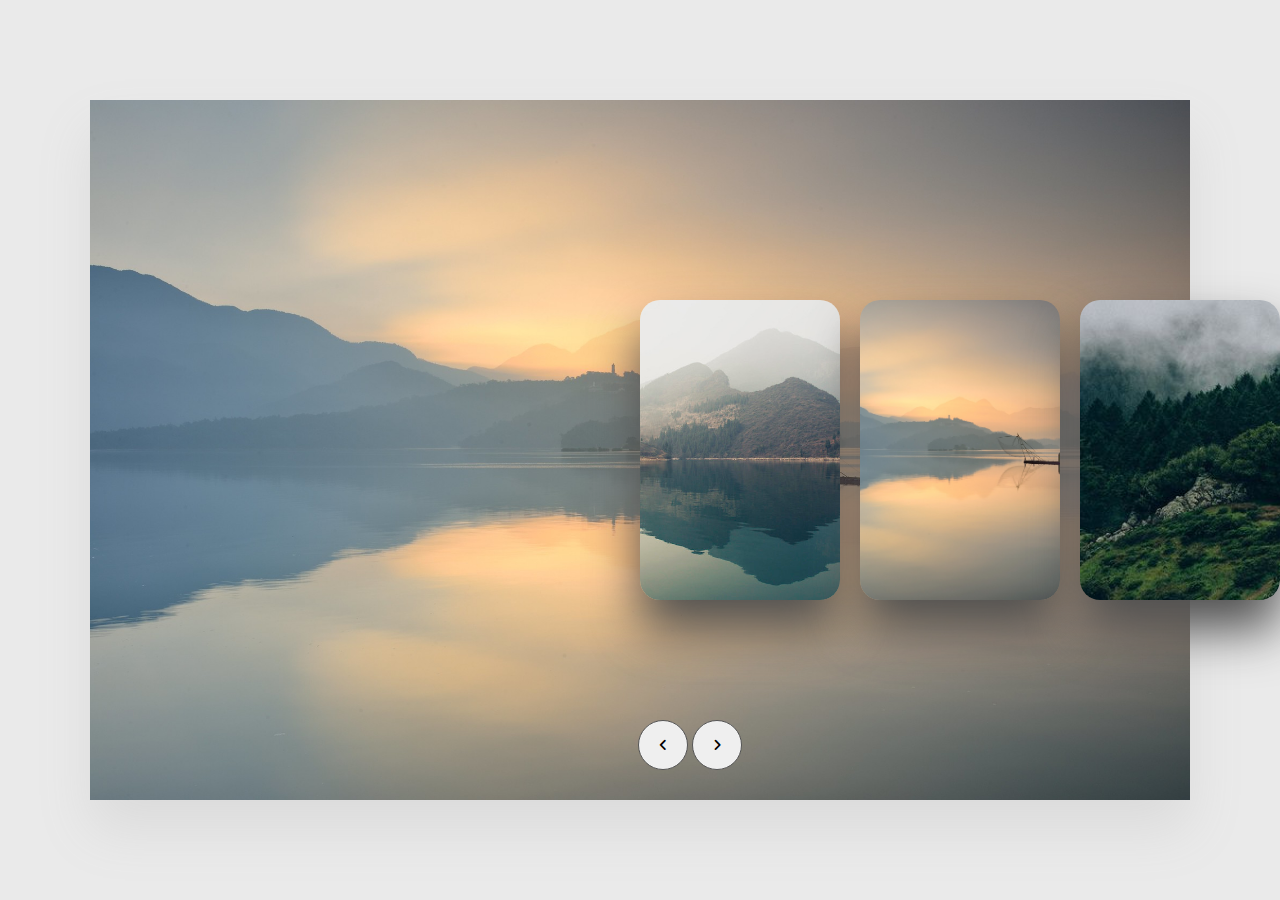
<file: img slider/index.html>
<!DOCTYPE html>
<html lang="en">
<head>
    <meta charset="UTF-8">
    <meta http-equiv="X-UA-Compatible" content="IE=edge">
    <meta name="viewport" content="width=device-width, initial-scale=1.0">
    <title>Document</title>
    <link rel="stylesheet" href="style.css">
    <link rel="stylesheet" href="https://cdnjs.cloudflare.com/ajax/libs/font-awesome/6.2.0/css/all.min.css">
</head>
<body>
    <div class="container">
        <div id="slide">
            <div class="item" style="background-image: url(1.jpg);">
                <div class="content">
                    <div class="name">LUNDEV</div>
                    <div class="des">Tinh ru anh di chay pho, chua kip chay pho thi anhchay mat tieu</div>
                    <button>See more</button>
                </div>
            </div>
            <div class="item" style="background-image: url(4.jpg);">
                <div class="content">
                    <div class="name">LUNDEV</div>
                    <div class="des">Tinh ru anh di chay pho, chua kip chay pho thi anhchay mat tieu</div>
                    <button>See more</button>
                </div>
            </div>
            <div class="item" style="background-image: url(3.jpg);">
                <div class="content">
                    <div class="name">LUNDEV</div>
                    <div class="des">Tinh ru anh di chay pho, chua kip chay pho thi anhchay mat tieu</div>
                    <button>See more</button>
                </div>
            </div>
            <div class="item" style="background-image: url(4.jpg);">
                <div class="content">
                    <div class="name">LUNDEV</div>
                    <div class="des">Tinh ru anh di chay pho, chua kip chay pho thi anhchay mat tieu</div>
                    <button>See more</button>
                </div>
            </div>
            <div class="item" style="background-image: url(5.jpg);">
                <div class="content">
                    <div class="name">LUNDEV</div>
                    <div class="des">Tinh ru anh di chay pho, chua kip chay pho thi anhchay mat tieu</div>
                    <button>See more</button>
                </div>
            </div>
            <div class="item" style="background-image: url(6.jpg);">
                <div class="content">
                    <div class="name">LUNDEV</div>
                    <div class="des">Tinh ru anh di chay pho, chua kip chay pho thi anhchay mat tieu</div>
                    <button>See more</button>
                </div>
            </div>
        </div>
        <div class="buttons">
            <button id="prev"><i class="fa-solid fa-angle-left"></i></button>
            <button id="next"><i class="fa-solid fa-angle-right"></i></button>
        </div>
    </div>

    <script src="script.js"></script>
</body>
</html>
</file>
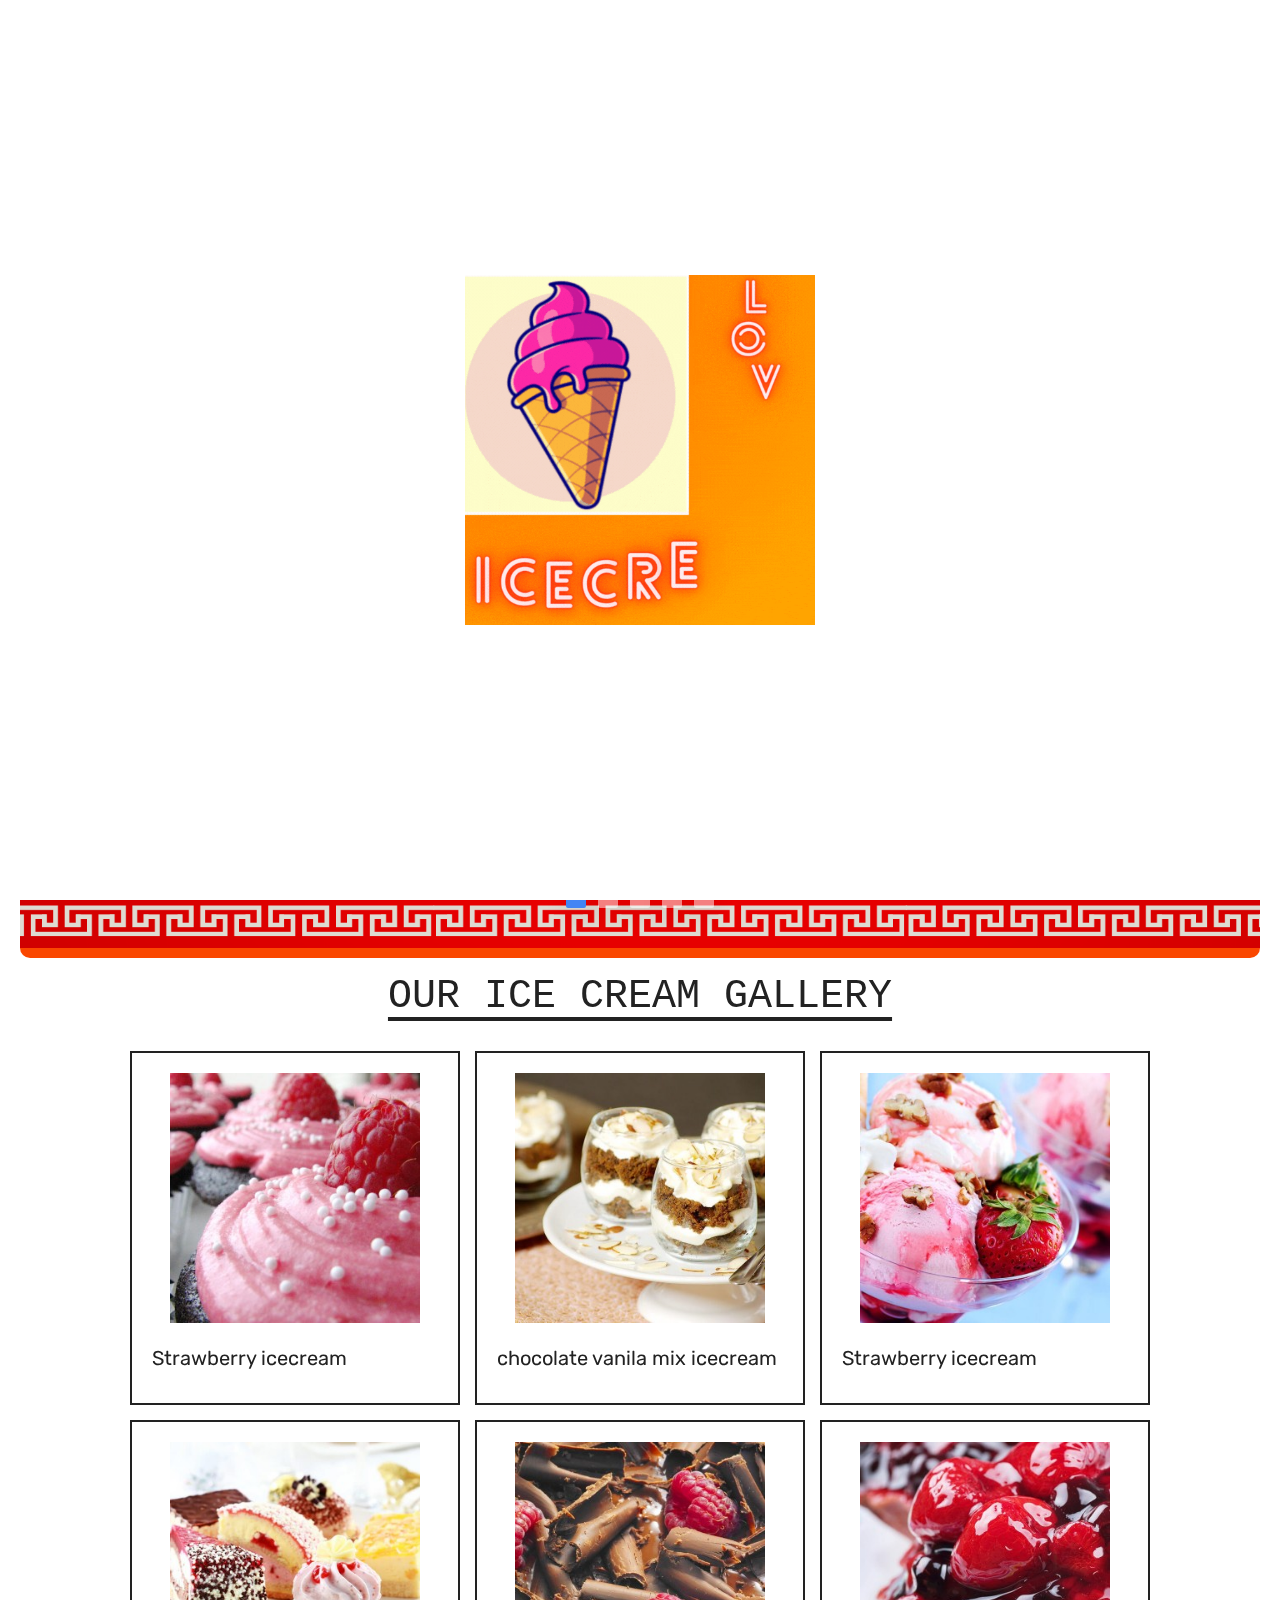
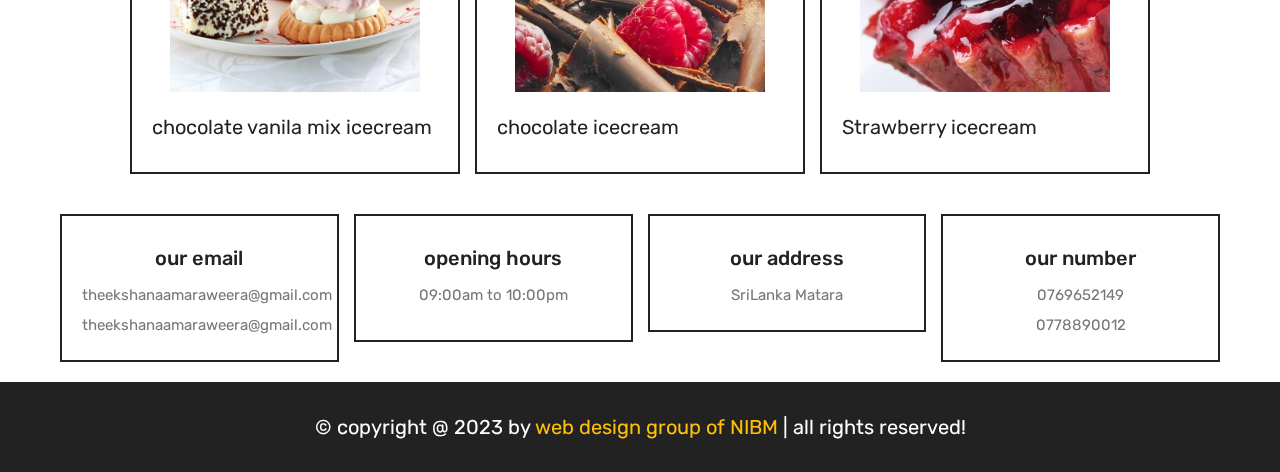
<file: home.html>
<!DOCTYPE html>
<html lang="en">
<head>
   <meta charset="UTF-8">
   <meta http-equiv="X-UA-Compatible" content="IE=edge">
   <meta name="viewport" content="width=device-width, initial-scale=1.0">
   <title>home</title>

   <link rel="stylesheet" href="https://unpkg.com/swiper@8/swiper-bundle.min.css" />

   <!-- font awesome cdn link  -->
   <link rel="stylesheet" href="https://cdnjs.cloudflare.com/ajax/libs/font-awesome/6.1.1/css/all.min.css">

   <!-- custom css file link  -->
   <link rel="stylesheet" href="css/style.css">
   
<link rel="stylesheet" href="https://stackpath.bootstrapcdn.com/bootstrap/4.3.1/css/bootstrap.min.css" integrity="sha384-ggOyR0iXCbMQv3Xipma34MD+dH/1fQ784/j6cY/iJTQUOhcWr7x9JvoRxT2MZw1T" crossorigin="anonymous">
<link href="https://fonts.googleapis.com/css?family=Poppins:100,200,300,400&display=swap" rel="stylesheet">

<style type="text/css">
.center{
  height: 800px;
  display: flex;
  justify-content: center;
  align-items: center;
}

.slider{
  position: relative;
  background: #fa4700;
  width: 1300px;
  min-height: 800px;
  margin: 20px;
  overflow: hidden;
  border-radius: 10px;
}

.slider .slide{
  position: absolute;
  width: 1300px;
  height: 800px;
  clip-path: circle(0% at 0 50%);
}

.slider .slide.active{
  clip-path: circle(150% at 0 50%);
  transition: 2s;
}

.slider .slide img{
  position: absolute;
  width: 1300px;
  height: 800px;
  object-fit: cover;
}

.slider .slide .info{
  position: absolute;
  color: #222;
  background: rgba(255, 255, 255, 0.3);
  width: 75%;
  margin-top: 50px;
  margin-left: 50px;
  padding: 20px;
  border-radius: 5px;
  box-shadow: 0 5px 25px rgb(1 1 1 / 5%);
}

.slider .slide .info h2{
  font-size: 2em;
  font-weight: 800;
}

.slider .slide .info p{
  font-size: 1em;
  font-weight: 400;
}

.navigation{
  height: 800px;
  display: flex;
  align-items: center;
  justify-content: space-between;
  opacity: 0;
  transition: opacity 0.5s ease;
}

.slider:hover .navigation{
  opacity: 1;
}

.prev-btn, .next-btn{
  z-index: 999;
  font-size: 2em;
  color: #222;
  background: rgba(255, 255, 255, 0.8);
  padding: 10px;
  cursor: pointer;
}

.prev-btn{
  border-top-right-radius: 3px;
  border-bottom-right-radius: 3px;
}

.next-btn{
  border-top-left-radius: 3px;
  border-bottom-left-radius: 3px;
}

.navigation-visibility{
  z-index: 999;
  display: flex;
  justify-content: center;
}

.navigation-visibility .slide-icon{
  z-index: 999;
  background: rgba(255, 255, 255, 0.5);
  width: 20px;
  height: 10px;
  transform: translateY(-50px);
  margin: 0 6px;
  border-radius: 2px;
  box-shadow: 0 5px 25px rgb(1 1 1 / 20%);
}

.navigation-visibility .slide-icon.active{
  background: #4285F4;
}

@media (max-width: 900px){
  .slider{
    width: 100%;
  }

  .slider .slide .info{
    position: relative;
    width: 80%;
    margin-left: auto;
    margin-right: auto;
  }
}

@media (max-width: 500px){
  .slider .slide .info h2{
    font-size: 1.8em;
    line-height: 40px;
  }

  .slider .slide .info p{
    font-size: 0.9em;
  }
}
      
</style>

</head>
<body>

<!-- Home Background -->
<div class="bg"></div>
<div class="bg bg2"></div>
<div class="bg bg3"></div>
  
<header class="header">

   <section class="flex">
      
      <a href="home.html" class="logo"><img src="images/LOVing.gif" style="width:120px; height:120px; margin-bottom:-20px; margin-top:-19px;" align="center">Mr.Icecream </a>

      <nav class="navbar">
         <a href="home.html">Home</a>
         <a href="http://localhost/products.php">Menu</a>
		 <a href="about.html">About</a>
         
      </nav>

      <div class="icons">
         <div id="user-btn" class="fas fa-user"></div>
         <div id="menu-btn" class="fas fa-bars"></div>
      </div>

      <div class="profile">
         <p class="account"><a href="login.html">login</a> or <a href="register.html">register</a></p>
      </div>

   </section>

</header>

<br/><br/>
<!-- AUTO and MANUAL slider -->
<div class="center">
<div class="slider">
      <div class="slide active">
        <img src="images/slider/1.png" alt="">
        
      </div>
      <div class="slide">
        <img src="images/slider/2.png" alt="">
       
      </div>
      <div class="slide">
        <img src="images/slider/3.png" alt="">
        
      </div>
      <div class="slide">
        <img src="images/slider/4.png" alt="">
        
      </div>
      <div class="slide">
        <img src="images/slider/3.png" alt="">
       
      </div>
      <div class="navigation">
        <i class="fas fa-chevron-left prev-btn"></i>
        <i class="fas fa-chevron-right next-btn"></i>
      </div>
      <div class="navigation-visibility">
        <div class="slide-icon active"></div>
        <div class="slide-icon"></div>
        <div class="slide-icon"></div>
        <div class="slide-icon"></div>
        <div class="slide-icon"></div>
      </div>
    </div>
</div>
<!-- Home Background 
<section class="home">

   <div class="swiper home-slider">

      <div class="swiper-wrapper">

         <div class="swiper-slide slide">
            <div class="content">
               <span>order Icecream</span>
               <h3>Let's Get Ice cream</h3>
               <a href="http://localhost/products.php" class="btn">see menus</a>
            </div>
            <div class="image">
               <img src="images/home1.png" alt="">
            </div>
         </div>

         <div class="swiper-slide slide">
            <div class="content">
               <span>order online</span>
               <h3>find your flavour</h3>
               <a href="http://localhost/products.php" class="btn">see menus</a>
            </div>
            <div class="image">
               <img src="images/home2.png" alt="">
            </div>
         </div>

         <div class="swiper-slide slide">
            <div class="content">
               <span>order online</span>
               <h3>best flavours from us</h3>
               <a href="http://localhost/products.php" class="btn">see menus</a>
            </div>
            <div class="image">
               <img src="images/home3.png" alt="">
            </div>
         </div>

      </div>

      <div class="swiper-pagination"></div>

   </div>

</section>-->

<!--description-->

<section class="products">

   <h1 class="title">Our Ice Cream Gallery</h1>

   <div class="box-container">

      <form accept="" method="post" class="box">
         <img src="images/gallery1.jpg" alt="">
         <div class="name">Strawberry icecream</div>
      </form>

      <form accept="" method="post" class="box">
         <img src="images/gallery2.jpg" alt="">
         <div class="name">chocolate vanila mix icecream</div>
      </form>

      <form accept="" method="post" class="box">
         <img src="images/gallery3.jpg" alt="">
         <div class="name">Strawberry icecream</div>
      </form>

      <form accept="" method="post" class="box">
         <img src="images/gallery4.jpg" alt="">
         <div class="name">chocolate vanila mix icecream</div>
      </form>

      <form accept="" method="post" class="box">
         <img src="images/gallery7.jpg" alt="">
         <div class="name">chocolate icecream</div>
      </form>

      <form accept="" method="post" class="box">
         <img src="images/gallery8.jpg" alt="">
         <div class="name">Strawberry icecream</div>
      </form>

   </div>

  

</section>








<footer class="footer">

   <section class="box-container">

      <div class="box">
      
         <h3>our email</h3>
         <a href="mailto:theekshanaamaraweera@gmail.com">theekshanaamaraweera@gmail.com</a>
         <a href="mailto:theekshanaamaraweera@gmail.com">theekshanaamaraweera@gmail.com</a>
      </div>

      <div class="box">
    
         <h3>opening hours</h3>
         <p>09:00am to 10:00pm </p>
      </div>

      <div class="box">
      
         <h3>our address</h3>
         <a href="https://www.google.com/maps">SriLanka Matara </a>
      </div>

      <div class="box">
         
         <h3>our number</h3>
         <a href="tel:1234567890">0769652149</a>
         <a href="tel:1112223333">0778890012</a>
      </div>

   </section>

   <div class="credit">&copy; copyright @ 2023 by <span>web design group of NIBM</span> | all rights reserved!</div>

</footer>














<div class="loader">
   <img src="images/LOVing.gif" alt="">
</div>

<script src="https://unpkg.com/swiper@8/swiper-bundle.min.js"></script>

<script src="js/script.js"></script>

<script>

var swiper = new Swiper(".home-slider", {
   loop:true,
   grabCursor:true,
   effect: "flip",
   pagination: {
      el: ".swiper-pagination",
      clickable:true,
   },
});

</script>

<script type="text/javascript">
    const slider = document.querySelector(".slider");
    const nextBtn = document.querySelector(".next-btn");
    const prevBtn = document.querySelector(".prev-btn");
    const slides = document.querySelectorAll(".slide");
    const slideIcons = document.querySelectorAll(".slide-icon");
    const numberOfSlides = slides.length;
    var slideNumber = 0;

    //image slider next button
    nextBtn.addEventListener("click", () => {
      slides.forEach((slide) => {
        slide.classList.remove("active");
      });
      slideIcons.forEach((slideIcon) => {
        slideIcon.classList.remove("active");
      });

      slideNumber++;

      if(slideNumber > (numberOfSlides - 1)){
        slideNumber = 0;
      }

      slides[slideNumber].classList.add("active");
      slideIcons[slideNumber].classList.add("active");
    });

    //image slider previous button
    prevBtn.addEventListener("click", () => {
      slides.forEach((slide) => {
        slide.classList.remove("active");
      });
      slideIcons.forEach((slideIcon) => {
        slideIcon.classList.remove("active");
      });

      slideNumber--;

      if(slideNumber < 0){
        slideNumber = numberOfSlides - 1;
      }

      slides[slideNumber].classList.add("active");
      slideIcons[slideNumber].classList.add("active");
    });

    //image slider autoplay
    var playSlider;

    var repeater = () => {
      playSlider = setInterval(function(){
        slides.forEach((slide) => {
          slide.classList.remove("active");
        });
        slideIcons.forEach((slideIcon) => {
          slideIcon.classList.remove("active");
        });

        slideNumber++;

        if(slideNumber > (numberOfSlides - 1)){
          slideNumber = 0;
        }

        slides[slideNumber].classList.add("active");
        slideIcons[slideNumber].classList.add("active");
      }, 3000);
    }
    repeater();

    //stop the image slider autoplay on mouseover
    slider.addEventListener("mouseover", () => {
      clearInterval(playSlider);
    });

    //start the image slider autoplay again on mouseout
    slider.addEventListener("mouseout", () => {
      repeater();
    });
    </script>


</body>
</html>
</file>
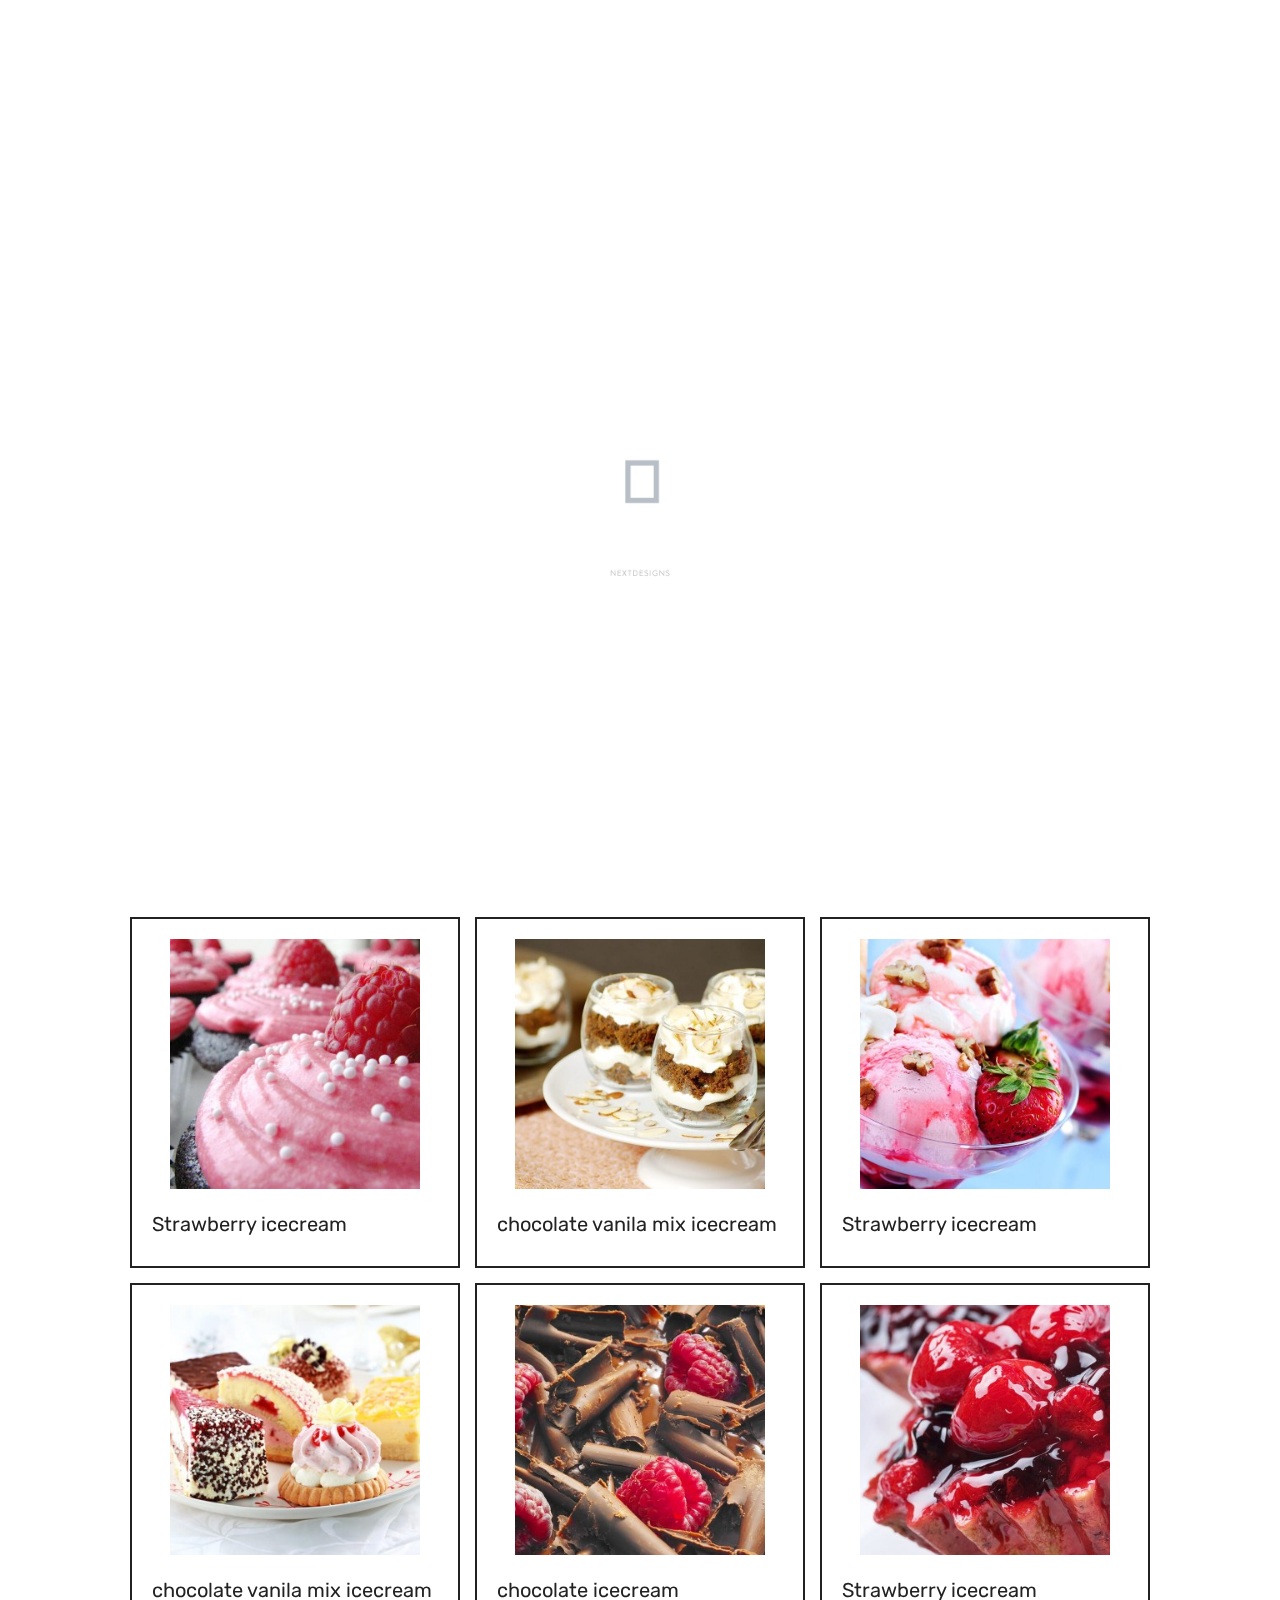
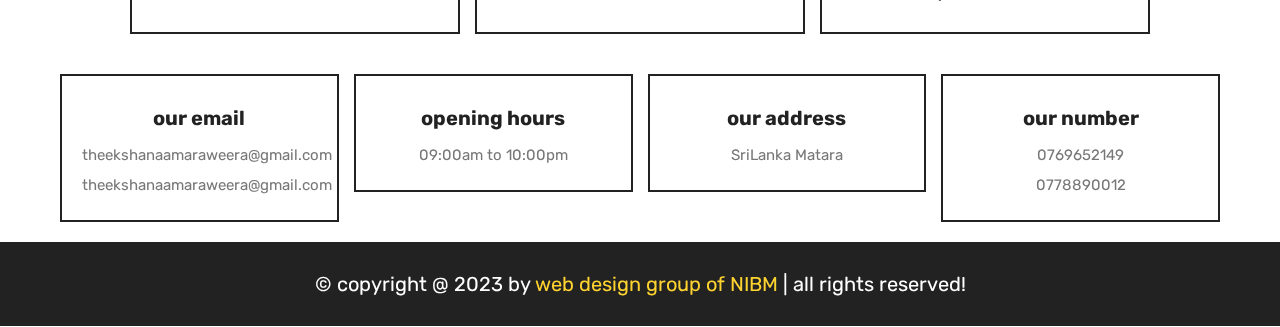
<file: home1.html>
<!DOCTYPE html>
<html lang="en">
<head>
   <meta charset="UTF-8">
   <meta http-equiv="X-UA-Compatible" content="IE=edge">
   <meta name="viewport" content="width=device-width, initial-scale=1.0">
   <title>home</title>

   <link rel="stylesheet" href="https://unpkg.com/swiper@8/swiper-bundle.min.css" />

   <!-- font awesome cdn link  -->
   <link rel="stylesheet" href="https://cdnjs.cloudflare.com/ajax/libs/font-awesome/6.1.1/css/all.min.css">

   <!-- custom css file link  -->
   <link rel="stylesheet" href="css/style.css">

<style type="text/css">
.slider{
    width: 1250px;
    max-width: 100vw;
    height: 700px;
    margin: auto;
    position: relative;
    overflow: hidden;
}
.slider .list{
    position: absolute;
    width: max-content;
    height: 100%;
    left: 0;
    top: 0;
    display: flex;
    transition: 1s;
}
.slider .list img{


    height: 100%;

}
.slider .buttons{
    position: absolute;
    top: 45%;
    left: 5%;
    width: 90%;
    display: flex;
    justify-content: space-between;
}
.slider .buttons button{
    width: 50px;
    height: 50px;
    border-radius: 50%;
    background-color: #fff5;
    color: #fff;
    border: none;
    font-family: monospace;
    font-weight: bold;
}
.slider .dots{
    position: absolute;
    bottom: 10px;
    left: 0;
    color: #fff;
    width: 100%;
    margin: 0;
    padding: 0;
    display: flex;
    justify-content: center;
}
.slider .dots li{
    list-style: none;
    width: 10px;
    height: 10px;
    background-color: #fff;
    margin: 10px;
    border-radius: 20px;
    transition: 0.5s;
}
.slider .dots li.active{
    width: 30px;
}
@media screen and (max-width: 768px){
    .slider{
        height: 400px;
    }
}
</style>

</head>

<body>

<!-- Home Background -->
<div class="bg"></div>
<div class="bg bg2"></div>
<div class="bg bg3"></div>
   
<header class="header">

   <section class="flex">
      
      <a href="home.html" class="logo"><img src="images/image333.jpg" style="width:50px; height:50px;">Mr.Icecream </a>

      <nav class="navbar">
         <a href="home.html">Home</a>
         <a href="http://localhost/products.php">Menu</a>
		 <a href="about.html">About</a>
         
      </nav>

      <div class="icons">
         <div id="user-btn" class="fas fa-user"></div>
         <div id="menu-btn" class="fas fa-bars"></div>
      </div>

      <div class="profile">
         <p class="account"><a href="login.html">LogOut</a></a></p>
      </div>

   </section>

</header>

<br/><br/>
<div class="slider">
        <div class="list">
            <div class="item">
                <img src="images/1.png" style="width:1250px; " alt="">
            </div>
            <div class="item">
                <img src="images/2.png" style="width:1250px; " alt="">
            </div>
            <div class="item">
                <img src="images/3.png" style="width:1250px; " alt="">
            </div>
            <div class="item">
                <img src="images/4.png" style="width:1250px; " alt="">
            </div>

        </div>
        <div class="buttons">
            <button id="prev"><</button>
            <button id="next">></button>
        </div>
        <ul class="dots">
            <li class="active"></li>
            <li></li>
            <li></li>
            <li></li>
            <li></li>
        </ul>
    </div>
	
<!-- Home Background 
<section class="home">

   <div class="swiper home-slider">

      <div class="swiper-wrapper">

         <div class="swiper-slide slide">
            <div class="content">
               <span>order Icecream</span>
               <h3>Let's Get Ice cream</h3>
               <a href="http://localhost/products.php" class="btn">see menus</a>
            </div>
            <div class="image">
               <img src="images/home1.png" alt="">
            </div>
         </div>

         <div class="swiper-slide slide">
            <div class="content">
               <span>order online</span>
               <h3>find your flavour</h3>
               <a href="http://localhost/products.php" class="btn">see menus</a>
            </div>
            <div class="image">
               <img src="images/home2.png" alt="">
            </div>
         </div>

         <div class="swiper-slide slide">
            <div class="content">
               <span>order online</span>
               <h3>best flavours from us</h3>
               <a href="http://localhost/products.php" class="btn">see menus</a>
            </div>
            <div class="image">
               <img src="images/home3.png" alt="">
            </div>
         </div>

      </div>

      <div class="swiper-pagination"></div>

   </div>

</section>-->

<!--description-->

<section class="products">

   <h1 class="title">Our Ice Cream Gallery</h1>

   <div class="box-container">

      <form accept="" method="post" class="box">
         <img src="images/gallery1.jpg" alt="">
         <div class="name">Strawberry icecream</div>
      </form>

      <form accept="" method="post" class="box">
         <img src="images/gallery2.jpg" alt="">
         <div class="name">chocolate vanila mix icecream</div>
      </form>

      <form accept="" method="post" class="box">
         <img src="images/gallery3.jpg" alt="">
         <div class="name">Strawberry icecream</div>
      </form>

      <form accept="" method="post" class="box">
         <img src="images/gallery4.jpg" alt="">
         <div class="name">chocolate vanila mix icecream</div>
      </form>

      <form accept="" method="post" class="box">
         <img src="images/gallery7.jpg" alt="">
         <div class="name">chocolate icecream</div>
      </form>

      <form accept="" method="post" class="box">
         <img src="images/gallery8.jpg" alt="">
         <div class="name">Strawberry icecream</div>
      </form>

   </div>

  

</section>








<footer class="footer">

   <section class="box-container">

      <div class="box">
      
         <h3>our email</h3>
         <a href="mailto:theekshanaamaraweera@gmail.com">theekshanaamaraweera@gmail.com</a>
         <a href="mailto:theekshanaamaraweera@gmail.com">theekshanaamaraweera@gmail.com</a>
      </div>

      <div class="box">
    
         <h3>opening hours</h3>
         <p>09:00am to 10:00pm </p>
      </div>

      <div class="box">
      
         <h3>our address</h3>
         <a href="https://www.google.com/maps">SriLanka Matara </a>
      </div>

      <div class="box">
         
         <h3>our number</h3>
         <a href="tel:1234567890">0769652149</a>
         <a href="tel:1112223333">0778890012</a>
      </div>

   </section>

   <div class="credit">&copy; copyright @ 2023 by <span>web design group of NIBM</span> | all rights reserved!</div>

</footer>














<div class="loader">
   <img src="images/icecream.gif" alt="">
</div>

<script src="https://unpkg.com/swiper@8/swiper-bundle.min.js"></script>

<script src="js/script.js"></script>

<script>

var swiper = new Swiper(".home-slider", {
   loop:true,
   grabCursor:true,
   effect: "flip",
   pagination: {
      el: ".swiper-pagination",
      clickable:true,
   },
});

</script>


<script>
let slider = document.querySelector('.slider .list');
let items = document.querySelectorAll('.slider .list .item');
let next = document.getElementById('next');
let prev = document.getElementById('prev');
let dots = document.querySelectorAll('.slider .dots li');

let lengthItems = items.length - 1;
let active = 0;
next.onclick = function(){
    active = active + 1 <= lengthItems ? active + 1 : 0;
    reloadSlider();
}
prev.onclick = function(){
    active = active - 1 >= 0 ? active - 1 : lengthItems;
    reloadSlider();
}
let refreshInterval = setInterval(()=> {next.click()}, 3000);
function reloadSlider(){
    slider.style.left = -items[active].offsetLeft + 'px';
     
    let last_active_dot = document.querySelector('.slider .dots li.active');
    last_active_dot.classList.remove('active');
    dots[active].classList.add('active');

    clearInterval(refreshInterval);
    refreshInterval = setInterval(()=> {next.click()}, 5000);

    
}

dots.forEach((li, key) => {
    li.addEventListener('click', ()=>{
         active = key;
         reloadSlider();
    })
})
window.onresize = function(event) {
    reloadSlider();
};


    </script>

</body>
</html>
</file>
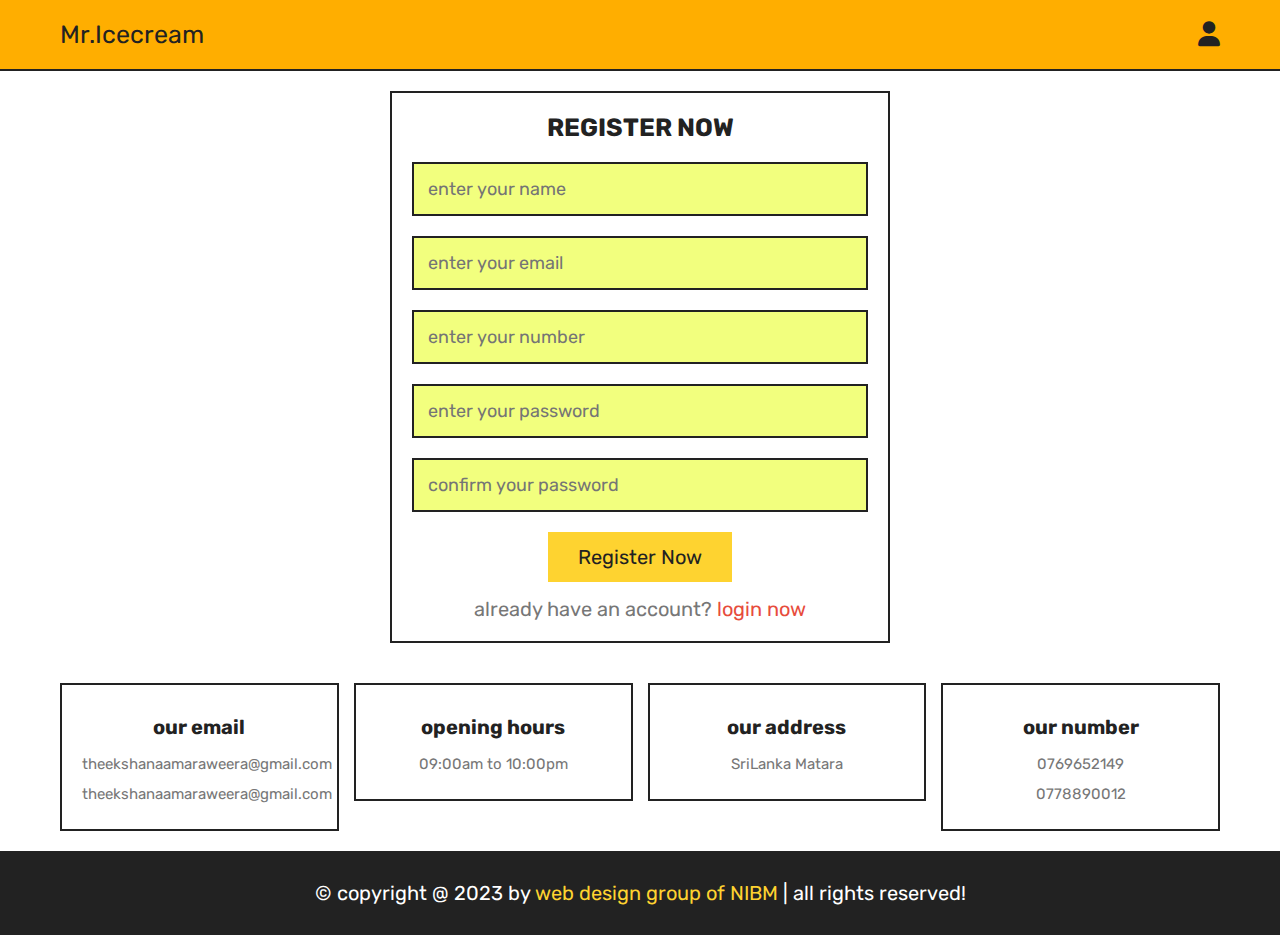
<file: register.html>
<!DOCTYPE html>
<html lang="en">
<head>
   <meta charset="UTF-8">
   <meta http-equiv="X-UA-Compatible" content="IE=edge">
   <meta name="viewport" content="width=device-width, initial-scale=1.0">
   <title>register</title>

   <!-- font awesome cdn link  -->
   <link rel="stylesheet" href="https://cdnjs.cloudflare.com/ajax/libs/font-awesome/6.1.1/css/all.min.css">

   <!-- custom css file link  -->
   <link rel="stylesheet" href="css/style.css">
   
</head>
<body>
   
<header class="header">

   <section class="flex">

      <a href="home.html" class="logo">Mr.Icecream</a>

     

      <div class="icons">
      
         <div id="user-btn" class="fas fa-user"></div>
         <div id="menu-btn" class="fas fa-bars"></div>
      </div>

      <div class="profile">
         <p class="account"><a href="login.html">login</a> or <a href="register.html">register</a></p>
      </div>

   </section>

</header>

<section class="form-container">

   <form action="http://localhost/register.php" method="post">
      <h3>register now</h3>
      <input type="text" required maxlength="20" name="name" placeholder="enter your name" class="box" oninput="this.value = this.value.replace(/\s/g, '')">
      <input type="email" required maxlength="50" name="email" placeholder="enter your email" class="box" oninput="this.value = this.value.replace(/\s/g, '')">
      <input type="numner" min="0" max="9999999999" onkeypress="if(this.value.length == 10) return false;" placeholder="enter your number" required class="box" name="number">
      <input type="password" required maxlength="20" name="pass" placeholder="enter your password" class="box" oninput="this.value = this.value.replace(/\s/g, '')">
      <input type="password" required maxlength="20" name="cpass" placeholder="confirm your password" class="box" oninput="this.value = this.value.replace(/\s/g, '')">
      <input type="submit" value="register now" class="btn" name="submit"onclick=return validateform();">
      <p>already have an account? <a href="login.html">login now</a></p>
   </form>

</section>
























<footer class="footer">

   <section class="box-container">

      <div class="box">
       
         <h3>our email</h3>
         <a href="mailto:theekshanaamaraweera@gmail.com">theekshanaamaraweera@gmail.com</a>
         <a href="mailto:theekshanaamaraweera@gmail.com">theekshanaamaraweera@gmail.com</a>
      </div>

      <div class="box">
        
         <h3>opening hours</h3>
         <p>09:00am to 10:00pm </p>
      </div>

      <div class="box">
         
         <h3>our address</h3>
         <a href="https://www.google.com/maps">SriLanka Matara </a>
      </div>

      <div class="box">
     
         <h3>our number</h3>
         <a href="tel:1234567890">0769652149</a>
         <a href="tel:1112223333">0778890012</a>
      </div>

   </section>

   <div class="credit">&copy; copyright @ 2023 by <span>web design group of NIBM</span> | all rights reserved!</div>

</footer>


<script src="js/script.js"></script>

</body>
</html>
</file>
<file: img slider/style.css>
body{
    background-color: #eaeaea;
    overflow: hidden;
}
.container{
    position: absolute;
    left:50%;
    top:50%;
    transform: translate(-50%,-50%);
    width:1000px;
    height:600px;
    padding:50px;
    background-color: #f5f5f5;
    box-shadow: 0 30px 50px #dbdbdb;
}
#slide{
    width:max-content;
    margin-top:50px;
}
.item{
    width:200px;
    height:300px;
    background-position: 50% 50%;
    display: inline-block;
    transition: 0.5s;
    background-size: cover;
    position: absolute;
    z-index: 1;
    top:50%;
    transform: translate(0,-50%);
    border-radius: 20px;
    box-shadow:  0 30px 50px #505050;
}
.item:nth-child(1),
.item:nth-child(2){
    left:0;
    top:0;
    transform: translate(0,0);
    border-radius: 0;
    width:100%;
    height:100%;
    box-shadow: none;
}
.item:nth-child(3){
    left:50%;
}
.item:nth-child(4){
    left:calc(50% + 220px);
}
.item:nth-child(5){
    left:calc(50% + 440px);
}
.item:nth-child(n+6){
    left:calc(50% + 660px);
    opacity: 0;
}
.item .content{
    position: absolute;
    top:50%;
    left:100px;
    width:300px;
    text-align: left;
    padding:0;
    color:#eee;
    transform: translate(0,-50%);
    display: none;
    font-family: system-ui;
}
.item:nth-child(2) .content{
    display: block;
    z-index: 11111;
}
.item .name{
    font-size: 40px;
    font-weight: bold;
    opacity: 0;
    animation:showcontent 1s ease-in-out 1 forwards
}
.item .des{
    margin:20px 0;
    opacity: 0;
    animation:showcontent 1s ease-in-out 0.3s 1 forwards
}
.item button{
    padding:10px 20px;
    border:none;
    opacity: 0;
    animation:showcontent 1s ease-in-out 0.6s 1 forwards
}
@keyframes showcontent{
    from{
        opacity: 0;
        transform: translate(0,100px);
        filter:blur(33px);
    }to{
        opacity: 1;
        transform: translate(0,0);
        filter:blur(0);
    }
}
.buttons{
    position: absolute;
    bottom:30px;
    z-index: 222222;
    text-align: center;
    width:100%;
}
.buttons button{
    width:50px;
    height:50px;
    border-radius: 50%;
    border:1px solid #555;
    transition: 0.5s;
}.buttons button:hover{
    background-color: #bac383;
}
</file>
<file: css/style.css>
@import url('https://fonts.googleapis.com/css2?family=Rubik:wght@300;400;500;600&display=swap');

/*BACKGROUND style */
.bg {
   animation:slide 3s ease-in-out infinite alternate;
   background-image: linear-gradient(-20deg, #ffd689 50%, rgb(255, 157, 11) 50%);
   bottom:0;
   left:-100%;
   opacity:.5;
   position:fixed;
   right:-50%;
   top:0;
   z-index:-1;
 }
 
 .bg2 {
   animation-direction:alternate-reverse;
   animation-duration:4s;
 }
 
 .bg3 {
   animation-duration:5s;
 }
 
 
 h1 {
   font-family:monospace;
 }
 
 @keyframes slide {
   0% {
     transform:translateX(-25%);
   }
   100% {
     transform:translateX(25%);
   }
 }



:root{
   --yellow:#fed330;
   --red:#e74c3c;
   --white:#fff;
   --black:#222;
   --light-color:#777;
   --border:.2rem solid var(--black);
}


*{
   font-family: 'Rubik', sans-serif;
   margin:0; padding:0;
   box-sizing: border-box;
   outline: none; border:none;
   text-decoration: none;
   transition: .2s linear;
}

*::selection{
   background-color: var(--yellow);
   color:var(--black);
}

html{
   font-size: 62.5%;
   overflow-x: hidden;
   scroll-behavior: smooth;
   scroll-padding-top: 8rem;
}

::-webkit-scrollbar{
   height: .5rem;
   width: 1rem;
}

::-webkit-scrollbar-track{
   background-color: transparent;
}

::-webkit-scrollbar-thumb{
   background-color: var(--yellow);
   border-radius: 5rem;
}

section{
   max-width: 1200px;
   margin:0 auto;
   padding:2rem;
}

.delete-btn,
.btn{
   display: inline-block;
   margin-top: 1rem;
   padding:1.3rem 3rem;
   cursor: pointer;
   font-size: 2rem;
   text-transform: capitalize;
}

.delete-btn{
   background-color: var(--red);
   color:var(--white);
}

.btn{
   background-color: var(--yellow);
   color:var(--black);
}

.delete-btn:hover,
.btn:hover{
   letter-spacing: .2rem;
}

.title{
   text-align: center;
   margin-bottom: 3rem;
   font-size: 4rem;
   color:var(--black);
   text-transform: uppercase;
   text-decoration: underline;
   text-underline-offset: 1rem;
}

.heading{
   background-color: var(--black);
   text-align: center;
   display: flex;
   align-items: center;
   justify-content: center;
   gap: 1rem;;
   flex-flow: column;
   min-height: 20rem;
}

.heading h3{
   font-size: 4rem;
   color:var(--white);
   text-transform: capitalize;
}

.heading p a{
   font-size: 2rem;
   color:var(--yellow);
}

.heading p span{
   font-size: 2rem;
   color:var(--light-color);
}

.heading p a:hover{
   color:var(--white);
}


/* header */

.header{
   position: sticky;
   top:0; left:0; right: 0;
   z-index: 1000;
   border-bottom: var(--border);
   background-color: #ffae00;
}

.header .flex{
   display: flex;
   align-items: center;
   justify-content: space-between;
   position: relative;
}

.header .flex .logo{
   
   font-size: 2.5rem;
   color:var(--black);
}

.header .flex .navbar a{
   margin:0 1rem;
   font-size: 2rem;
   color:var(--black);
}

.header .flex .navbar a:hover{
   color:#a6ff00;
}

.header .flex .icons > *{
   font-size: 2.5rem;
   color:var(--black);
   margin-left: 1.5rem;
   cursor: pointer;
}

.header .flex .icons > *:hover{
   color:#a6ff00;
}

@keyframes fadeIn {
   0%{
      transform: translateY(1rem);
   }
}

.header .flex .profile{
   width: 30rem;
   position: absolute;
   top:120%; right: 2rem;
   background-color: #ffae00;
   border:var(--border);
   padding:1.5rem;
   text-align: center;
   display: none;
   animation: fadeIn .2s linear;
}

.header .flex .profile.active{
   display: block;
}

.header .flex .profile .name{
   font-size: 1.7rem;
   margin-bottom: .5rem;
}

.header .flex .profile .account{
   font-size: 1.7rem;
   color:var(--light-color);
   margin-top: 1.5rem;
}

.header .flex .profile .account a{
   color:var(--black);
   text-decoration: underline;
}

.header .flex .profile .account a:hover{
   color:#a6ff00;
}

#menu-btn{
   display: none;
}

.home .slide{
   display: flex;
   flex-wrap: wrap-reverse;
   gap:1.5rem;
   align-items: center;
   margin-bottom: 4rem;
}

.home .slide .content{
   flex:1 1 40rem;
   text-align: center;
}

.home .slide .image{
   flex:1 1 40rem;
}

.home .slide .image img{
   width: 100%;
}

.home .slide .content span{
   font-size: 2.5rem;
   color:var(--light-color);
}

.home .slide .content h3{
   font-size: 5rem;
   text-transform: capitalize;
   color:var(--black);
   padding:1rem 0;
}

.swiper-pagination-bullet-active{
   background-color: var(--yellow);
}

.category .box-container{
   display: grid;
   grid-template-columns: repeat(auto-fit, minmax(27rem, 1fr));
   gap:1.5rem;
   align-items: flex-start;
}

.category .box-container .box{
   border:var(--border);
   padding:2rem;
   text-align: center;
}

.category .box-container .box img{
   width: 100%;
   height: 10rem;
   object-fit: contain;
}

.category .box-container .box h3{
   margin-top: 2rem;
   font-size: 2rem;
   color:var(--black);
}

.category .box-container .box:hover{
   background-color: var(--black);
}

.category .box-container .box:hover img{
   filter: invert();
}

.category .box-container .box:hover h3{
   color:var(--white);
}

.products .box-container{
   display: grid;
   grid-template-columns: repeat(auto-fit, 33rem);
   gap:1.5rem;
   align-items: flex-start;
   justify-content: center;
}

.products .box-container .box{
   position: relative;
   border:var(--border);
   padding:2rem;
   overflow: hidden;
}

.products .box-container .box .fa-eye,
.products .box-container .box .fa-shopping-cart{
   position: absolute;
   top:1rem;
   display: block;
   height: 4.5rem;
   width: 4.5rem;
   line-height: 4.3rem;
   font-size: 2rem;
   border:var(--border);
   background-color: var(--white);
   cursor: pointer;
   color:var(--black);
   text-align: center;
}

.products .box-container .box .fa-eye{
   left: -10rem;
}

.products .box-container .box .fa-shopping-cart{
   right: -10rem;
}

.products .box-container .box:hover .fa-eye{
   left: 1rem;
}

.products .box-container .box:hover .fa-shopping-cart{
   right: 1rem;
}

.products .box-container .box .fa-eye:hover,
.products .box-container .box .fa-shopping-cart:hover{
   background-color: var(--black);
   color:var(--white);
}

.products .box-container .box img{
   height: 25rem;
   width: 100%;
   object-fit: contain;
   margin-bottom: 1rem;
}

.products .box-container .box .cat{
   font-size: 1.7rem;
   color:var(--light-color);
}

.products .box-container .box .cat:hover{
   color: var(--yellow);
}

.products .box-container .box .name{
   font-size: 2rem;
   margin:1rem 0;
   color:var(--black);
}

.products .box-container .box .flex{
   display: flex;
   align-items: center;
   gap:1rem;
}

.products .box-container .box .flex .price{
   margin-right: auto;
   font-size: 2.5rem;
   color:var(--black);
}

.products .box-container .box .flex .price span{
   font-size: 1.8rem;
   color:var(--light-color);
}

.products .box-container .box .flex .qty{
   padding:1rem;
   font-size: 1.8rem;
   border:var(--border);
   color:var(--black);
   width: 7rem;
}

.products .box-container .box .flex .fa-edit{
   width: 5rem;
   background-color: var(--yellow);
   color:var(--black);
   cursor: pointer;
   height: 4.5rem;
   font-size: 2rem;
   border:var(--border); 
}

.products .box-container .box .flex .fa-edit:hover{
   background-color: var(--black);
   color:var(--white);
}

.products .box-container .box .sub-total{
   margin-top: 1rem;
   font-size: 1.7rem;
   color:var(--light-color);
}

.products .box-container .box .sub-total span{
   color:var(--black);
}

.products .box-container .box .fa-times{
   font-size: 2rem;
   background-color: var(--red);
   color:var(--white);
   height: 4.5rem;
   position: absolute;
   top:1rem; right:1rem;
   width: 4.5rem;
   line-height: 4.3rem;
   height: 4.5rem;
   cursor: pointer;
   border:var(--border);
}

.products .box-container .box .fa-times:hover{
   background-color: var(--black);
}

.products .more-btn{
   margin-top: 2rem;
   text-align: center;
}

.products .cart-total{
   border:var(--border);
   padding:1rem 2rem;
   margin-top: 1rem;
   margin-bottom: 2rem;
   display: flex;
   flex-wrap: wrap;
   gap:1.5rem;
   align-items: center;
}

.products .cart-total p{
   margin-right: auto;
   font-size: 2rem;
   color:var(--light-color);
}

.products .cart-total p span{
   color:var(--black);
}

.products .cart-total .btn{
   margin-top: 0;
}

.about .row{
   display: flex;
   align-items: center;
   flex-wrap: wrap;
   gap:1.5rem;
}

.about .row .image{
   flex:1 1 40rem;
}

.about .row .image img{
   width: 100%;
}

.about .row .content{
   flex:1 1 40rem;
   text-align: center;
}

.about .row .content h3{
   font-size: 3rem;
   text-transform: capitalize;
   color:var(--black);
}

.about .row .content p{
   padding:1rem 0;
   line-height: 2;
   font-size: 1.6rem;
   color:var(--light-color);
}

.reviews{
    background-color: var(--bg-color);
}

.reviews .slide{
    text-align: center;
}

.reviews .slide p{
    font-size: 1.5rem;
    line-height: 2;
    color: #a6a9ab;
    position: relative;
    background: var(--primary-color);
    border: 0.1rem solid var(--main-color);
    margin-bottom: 3rem;
    padding: 2rem;
}

.reviews .slide p::before{
    content: '';
    position: absolute;
    bottom: -1.2rem;
    left: 50%;
    transform: translateX(-50%) rotate(45deg);
    background: var(--primary-color);
    border-bottom: 0.1rem solid var(--main-color);
    border-right: 0.1rem solid var(--main-color);
    height: 2rem;
    width: 2rem;
}

.reviews .slide img{
    height: 7rem;
    width: 7rem;
    border-radius: 50%;
}

.reviews .slide h3{
    font-size: 2.2rem;
    color: var(--black);
    padding: .5rem 0;
}

.reviews .slide .stars{
    font-size: 1.2rem;
    color: var(--main-color);
    margin-bottom: 3rem;
}

.swiper-pagination-bullet-active{
    background: var(--main-color);
}




.contact .row{
   display: flex;
   align-items: center;
   flex-wrap: wrap;
   gap:1.5rem;
}

.contact .row .image{
   flex:1 1 40rem;
}

.contact .row .image img{
   width: 100%;
}

.contact .row form{
   border:var(--border);
   flex:1 1 40rem;
   padding:2rem;
   text-align: center;
}

.contact .row form h3{
   font-size: 2.5rem;
   color:var(--black);
   text-transform: capitalize;
   margin-bottom: 1rem;
}

.contact .row form .box{
   width: 100%;
   border:var(--border);
   padding:1.4rem;
   font-size: 1.8rem;
   color:var(--black);
   margin:.5rem 0;
}

.contact .row form textarea{
   height: 15rem;
   resize: none;
}

.steps .box-container{
   display: grid;
   grid-template-columns: repeat(auto-fit, minmax(30rem, 1fr));
   gap:1.5rem;
   align-items: flex-start;
}

.steps .box-container .box{
   text-align: center;
   padding:2rem;
   border:var(--border);
}

.steps .box-container .box img{
   height: 15rem;
   margin-bottom: 1rem;
   width: 100%;
   object-fit: contain;
}

.steps .box-container .box h3{
   font-size: 2rem;
   color:var(--black);
   margin:1rem 0;
   text-transform: capitalize;
}

.steps .box-container .box p{
   font-size: 1.6rem;
   color:var(--light-color);
   line-height: 2;
}

.search-form form{
   display: flex;
   gap:1rem;
}

.search-form form input{
   width: 100%;
   padding:1.4rem;
   font-size: 1.8rem;
   border:var(--border);
   color:var(--black);
}

.search-form form button{
   width: 6rem;
   font-size: 2rem;
   background-color: var(--black);
   color:var(--white);
   cursor: pointer;
}

.search-form form button:hover{
   background-color: var(--yellow);
   color:var(--black);
}

.user-details .user{
   border:var(--border);
   padding:2rem;
   max-width: 40rem;
   margin:0 auto;
}

.user-details .user img{
   width: 100%;
   height: 15rem;
   object-fit: contain;
   margin-bottom: 2rem;
}

.user-details .user p{
   line-height: 1.5;
   margin-bottom: .5rem;
   font-size: 2rem;
}

.user-details .user p span{
   color:var(--black);
}

.user-details .user i{
   margin-right: .7rem;
   color:var(--light-color);
}

.user-details .user p.address{
   margin-top: 2rem;
}

.form-container form{
   max-width: 50rem;
   margin:0 auto;
   border:var(--border);
   padding:2rem;
   text-align: center;
   
}

.form-container form h3{
   margin-bottom: 1rem;
   font-size: 2.5rem;
   text-transform: uppercase;
   color:var(--black);
}

.form-container form .box{
   margin:1rem 0;
   padding:1.4rem;
   color:var(--black);
   border:var(--border);
   background-color: #f2ff7e;
   font-size: 1.8rem;
   width: 100%;
}

.form-container form p{
   margin-top: 1.5rem;
   font-size: 2rem;
   color:var(--light-color);
}

.form-container form p a{
   font-size: 2rem;
   color:var(--red);
}

.form-container form p a:hover{
   color:var(--black);
}

.checkout form{
   max-width: 50rem;
   margin:0 auto;
   border:var(--border);
   padding:2rem;
}

.checkout form .cart-items{
   background-color: var(--black);
   padding:2rem;
}

.checkout form .cart-items h3{
   font-size: 2.5rem;
   color:var(--white);
   text-transform: capitalize;
   margin-bottom: 2rem;
}

.checkout form .cart-items p{
   display: flex;
   gap:1.5rem;
   align-items: center;
   justify-content: space-between;
   margin:1rem 0;
   line-height: 1.5;
   font-size: 2rem;
}

.checkout form .cart-items p .name{
   color:var(--white);
}

.checkout form .cart-items p .price{
   color:var(--yellow);
}

.checkout form .cart-items .grand-total{
   background-color:var(--white);
   padding:1rem;
}

.checkout form .cart-items .grand-total .name{
   color:var(--black);
}

.checkout form .cart-items .grand-total .price{
   color:var(--red);
}

.checkout form .user-info h3{
   font-size: 2.5rem;
   margin: 2rem 0;
   color:var(--black);
   text-transform: capitalize;
}

.checkout form .user-info p{
   line-height: 1.5;
   font-size: 2rem;
   margin:1rem 0;
}

.checkout form .user-info p span{
   color:var(--black);
}

.checkout form .user-info p i{
   color:var(--light-color);
   margin-right: .7rem;
}

.checkout form .user-info .box{
   width: 100%;
   border:var(--border);
   padding:1.4rem;
   color:var(--black);
   font-size: 1.8rem;
   margin-top: 2rem;
}

.checkout form .order-btn{
   margin-top: 2rem;
   width: 100%;
   background-color: var(--black);
   color:var(--white);
}

.orders .box-container{
   display: grid;
   grid-template-columns: repeat(auto-fit, minmax(30rem, 1fr));
   gap:1.5rem;
   align-items: flex-start;
}

.orders .box-container .box{
   border:var(--border);
   padding:1rem 2rem;
}

.orders .box-container .box p{
   font-size: 2rem;
   color:var(--light-color);
   line-height: 2;
}

.orders .box-container .box p span{
   color:var(--black);
}










.footer .box-container{
   display: grid;
   grid-template-columns: repeat(auto-fit, minmax(27rem, 1fr));
   gap:1.5rem;
   align-items: flex-start;
}

.footer .box-container .box{
   text-align: center;
   padding:2rem;
   border:var(--border);
}

.footer .box-container .box img{
   height: 10rem;
   margin-bottom: 1rem;
}

.footer .box-container .box h3{
   margin:1rem 0;
   font-size: 2rem;
   color:var(--black);
}

.footer .box-container .box a,
.footer .box-container .box p{
   line-height: 2;
   font-size: 1.5rem;
   color:var(--light-color);
   display: block;
}

.footer .credit{
   background-color: var(--black);
   text-align: center;
   padding:3rem 2rem;
   font-size: 2rem;
   color:var(--white);
   /* padding-bottom: 10rem; */
}

.footer .credit span{
   color:var(--yellow);
}

.loader{
   position: fixed;
   top:0; left:0; right:0; bottom: 0;
   background-color: var(--white);
   z-index: 10000;
   display: flex;
   align-items: center;
   justify-content: center;
}

.loader img{
   width: 35rem;
}












@media (max-width:991px){

   html{
      font-size: 55%;
   }

}

@media (max-width:768px){

   #menu-btn{
      display: inline-block;
   }

   .header .flex .navbar{
      position: absolute;
      top:99%; left:0; right:0;
      border-top: var(--border);
      border-bottom: var(--border);
      background-color: var(--white);
      clip-path: polygon(0 0, 100% 0, 100% 0, 0 0);
   }

   .header .flex .navbar.active{
      clip-path: polygon(0 0, 100% 0, 100% 100%, 0 100%);
   }

   .header .flex .navbar a{
      display: block;
      margin:2rem;
   }

}

@media (max-width:450px){

   html{
      font-size: 50%;
   }

   .title{
      font-size: 3rem;
   }

   .header .flex .logo{
      font-size: 2rem;
   }

   .products .box-container{
      grid-template-columns: 1fr;
   }

}
</file>
